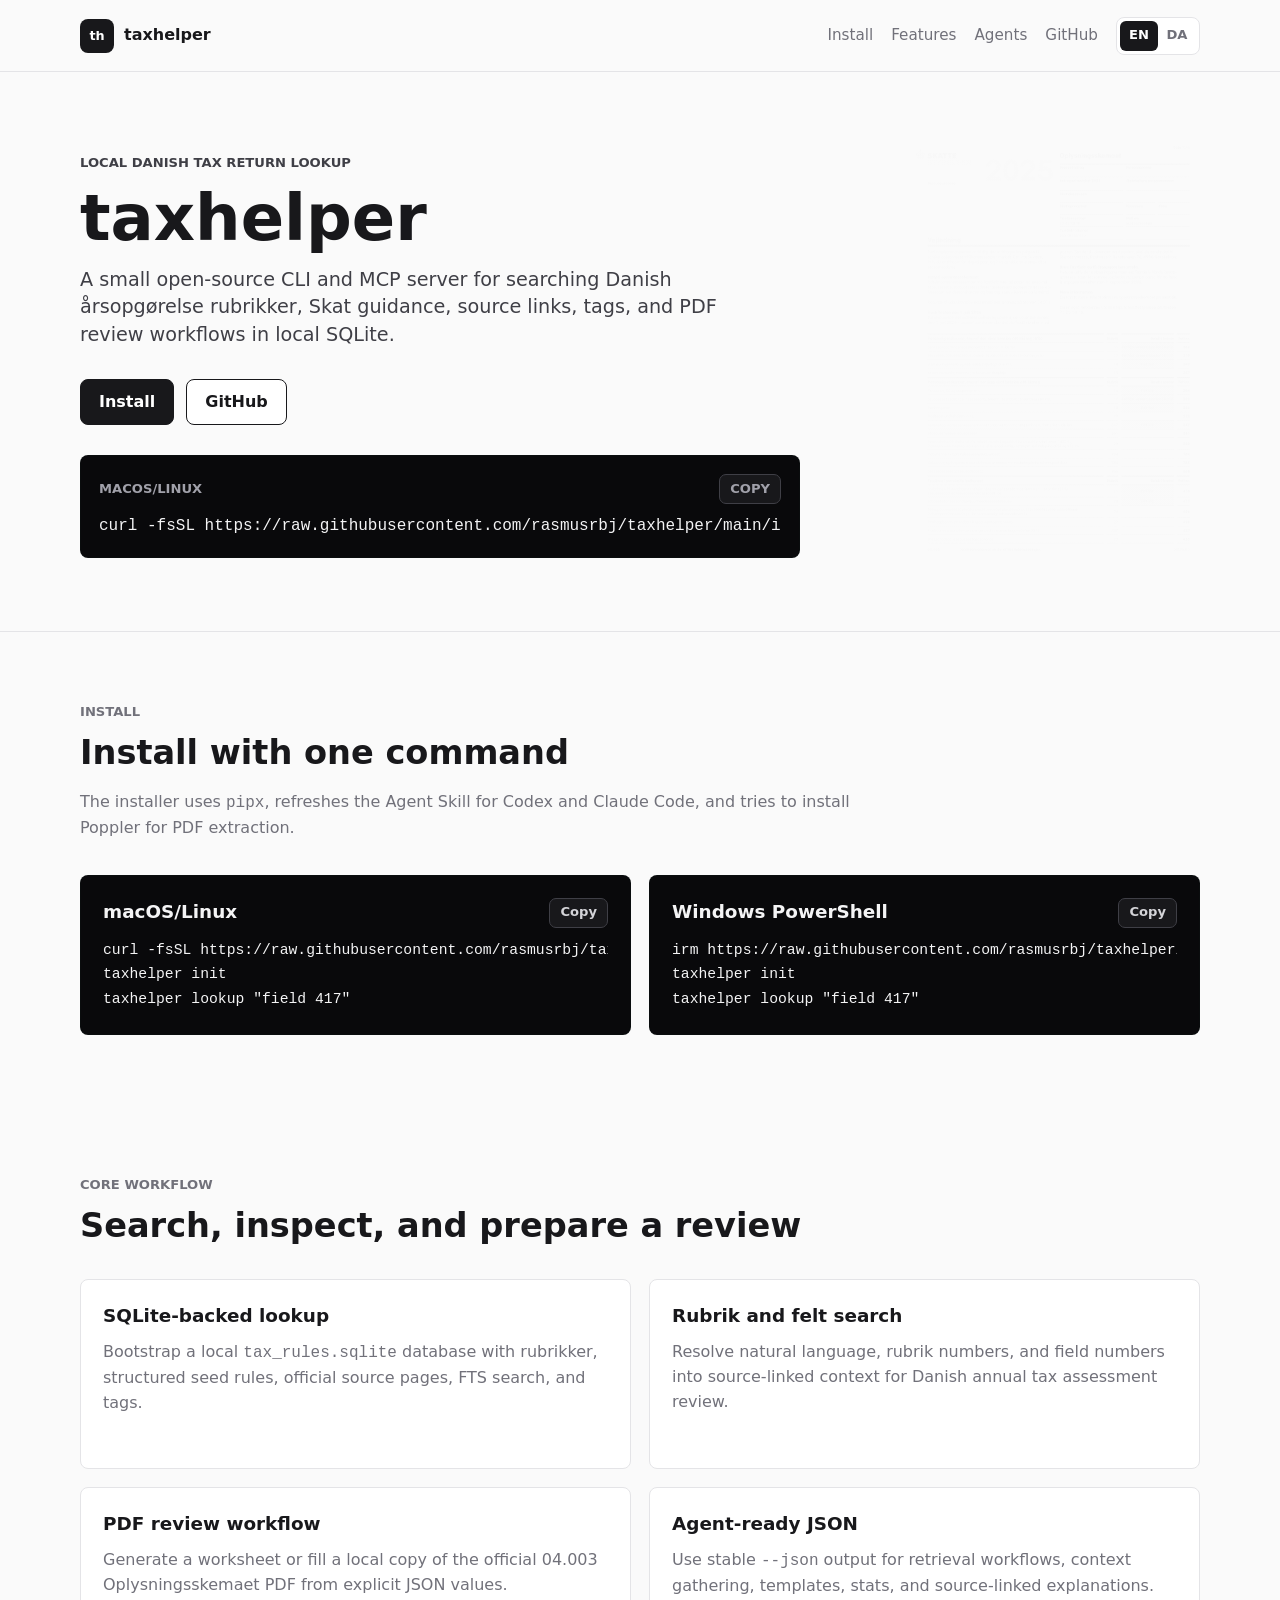
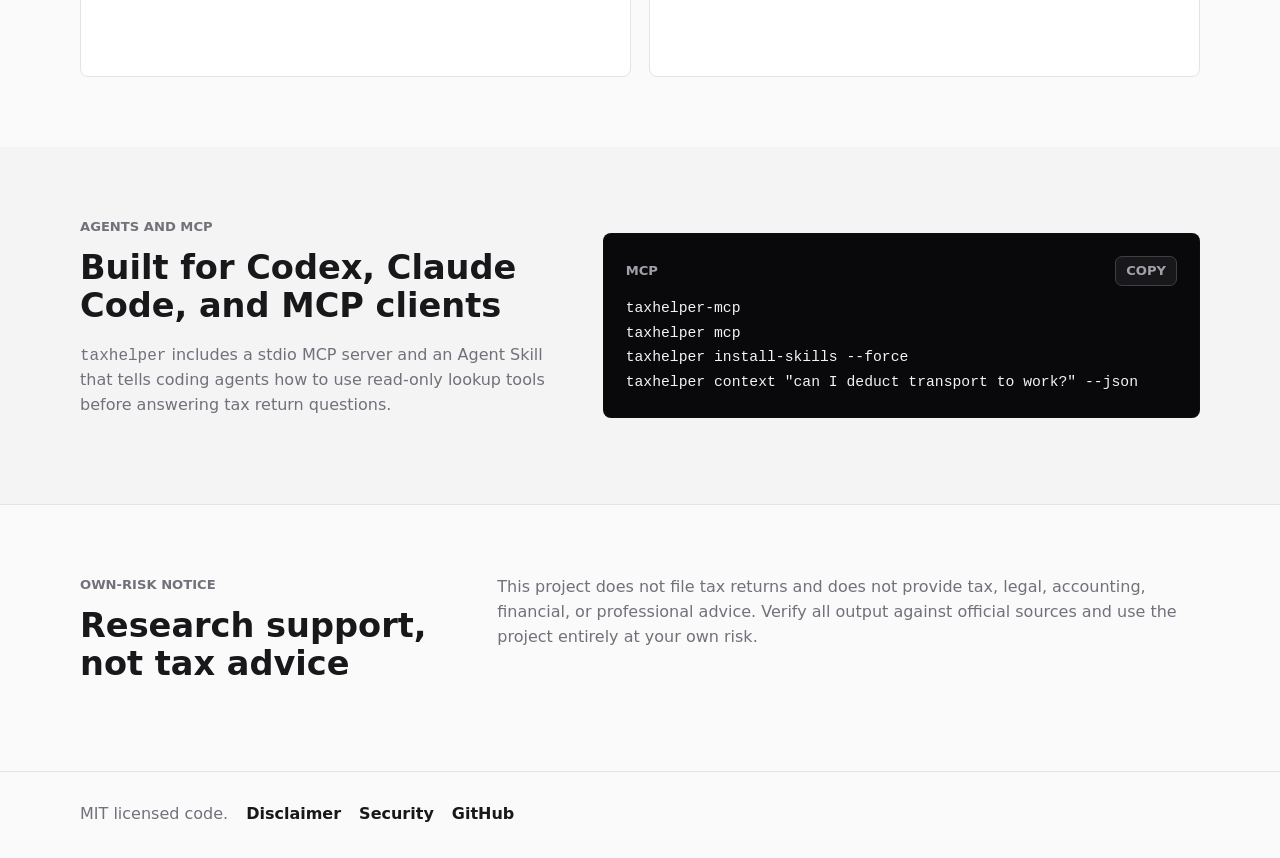
<file: docs/index.html>
<!doctype html>
<html lang="en">
  <head>
    <meta charset="utf-8" />
    <meta name="viewport" content="width=device-width, initial-scale=1" />
    <title>taxhelper | Danish årsopgørelse CLI and MCP server</title>
    <meta
      name="description"
      content="A local SQLite CLI and MCP server for understanding Danish årsopgørelse rubrikker, official Skat guidance, and PDF review workflows."
    />
    <meta property="og:title" content="taxhelper" />
    <meta
      property="og:description"
      content="Local SQLite CLI and MCP server for Danish årsopgørelse lookup, rubric search, Agent Skills, and PDF review workflows."
    />
    <meta property="og:type" content="website" />
    <meta property="og:url" content="https://rasmusrbj.github.io/taxhelper/" />
    <meta property="og:image" content="https://rasmusrbj.github.io/taxhelper/assets/form-preview.png" />
    <meta name="theme-color" content="#18181b" />
    <link rel="stylesheet" href="styles.css" />
    <script src="app.js" defer></script>
  </head>
  <body data-lang="en">
    <header class="site-header">
      <a class="brand" href="#top" aria-label="taxhelper home">
        <span class="brand-mark">th</span>
        <span>taxhelper</span>
      </a>
      <div class="header-actions">
        <nav aria-label="Main navigation">
          <a href="#install">Install</a>
          <a href="#features">Features</a>
          <a href="#agents">Agents</a>
          <a href="https://github.com/rasmusrbj/taxhelper">GitHub</a>
        </nav>
        <div class="language-switch" aria-label="Language">
          <button type="button" data-set-lang="en" aria-pressed="true">EN</button>
          <button type="button" data-set-lang="da" aria-pressed="false">DA</button>
        </div>
      </div>
    </header>

    <main id="top">
      <section class="hero">
        <div class="hero-media" aria-hidden="true"></div>
        <div class="hero-content">
          <p class="eyebrow">
            <span class="lang-en">Local Danish tax return lookup</span>
            <span class="lang-da">Lokalt opslag i dansk årsopgørelse</span>
          </p>
          <h1>taxhelper</h1>
          <p class="lede">
            <span class="lang-en">
              A small open-source CLI and MCP server for searching Danish
              <span lang="da">årsopgørelse</span> rubrikker, Skat guidance, source
              links, tags, and PDF review workflows in local SQLite.
            </span>
            <span class="lang-da" lang="da">
              Et lille open-source CLI og MCP server til opslag i rubrikker,
              Skat-vejledning, kildehenvisninger, tags og PDF-review i lokal SQLite.
            </span>
          </p>
          <div class="hero-actions">
            <a class="button primary" href="#install">
              <span class="lang-en">Install</span>
              <span class="lang-da">Installer</span>
            </a>
            <a class="button secondary" href="https://github.com/rasmusrbj/taxhelper">GitHub</a>
          </div>
          <div class="quick-command" aria-label="Install command for macOS and Linux">
            <div class="command-head">
              <span>macOS/Linux</span>
              <button class="copy-button" type="button" data-copy-target="hero-install">
                <span class="lang-en">Copy</span>
                <span class="lang-da">Kopiér</span>
              </button>
            </div>
            <code id="hero-install">curl -fsSL https://raw.githubusercontent.com/rasmusrbj/taxhelper/main/install.sh | sh</code>
          </div>
        </div>
      </section>

      <section id="install" class="section install-section">
        <div class="section-heading">
          <p class="eyebrow">
            <span class="lang-en">Install</span>
            <span class="lang-da">Installation</span>
          </p>
          <h2>
            <span class="lang-en">Install with one command</span>
            <span class="lang-da">Installer med én kommando</span>
          </h2>
          <p>
            <span class="lang-en">
              The installer uses <code>pipx</code>, refreshes the Agent Skill for
              Codex and Claude Code, and tries to install Poppler for PDF extraction.
            </span>
            <span class="lang-da" lang="da">
              Installeren bruger <code>pipx</code>, opdaterer Agent Skill til
              Codex og Claude Code og forsøger at installere Poppler til PDF-udtræk.
            </span>
          </p>
        </div>
        <div class="install-grid">
          <article class="command-panel">
            <div class="command-head">
              <h3>macOS/Linux</h3>
              <button class="copy-button" type="button" data-copy-target="unix-install">
                <span class="lang-en">Copy</span>
                <span class="lang-da">Kopiér</span>
              </button>
            </div>
            <pre><code id="unix-install">curl -fsSL https://raw.githubusercontent.com/rasmusrbj/taxhelper/main/install.sh | sh
taxhelper init
taxhelper lookup "field 417"</code></pre>
          </article>
          <article class="command-panel">
            <div class="command-head">
              <h3>Windows PowerShell</h3>
              <button class="copy-button" type="button" data-copy-target="windows-install">
                <span class="lang-en">Copy</span>
                <span class="lang-da">Kopiér</span>
              </button>
            </div>
            <pre><code id="windows-install">irm https://raw.githubusercontent.com/rasmusrbj/taxhelper/main/install.ps1 | iex
taxhelper init
taxhelper lookup "field 417"</code></pre>
          </article>
        </div>
      </section>

      <section id="features" class="section feature-section">
        <div class="section-heading compact">
          <p class="eyebrow">
            <span class="lang-en">Core workflow</span>
            <span class="lang-da">Workflow</span>
          </p>
          <h2>
            <span class="lang-en">Search, inspect, and prepare a review</span>
            <span class="lang-da">Søg, gennemgå og forbered review</span>
          </h2>
        </div>
        <div class="feature-grid">
          <article>
            <h3>
              <span class="lang-en">SQLite-backed lookup</span>
              <span class="lang-da">SQLite-baseret opslag</span>
            </h3>
            <p>
              <span class="lang-en">
                Bootstrap a local <code>tax_rules.sqlite</code> database with rubrikker,
                structured seed rules, official source pages, FTS search, and tags.
              </span>
              <span class="lang-da" lang="da">
                Opret en lokal <code>tax_rules.sqlite</code> database med rubrikker,
                seed-regler, officielle kilder, FTS-søgning og tags.
              </span>
            </p>
          </article>
          <article>
            <h3>
              <span class="lang-en">Rubrik and felt search</span>
              <span class="lang-da">Søg i rubrik og felt</span>
            </h3>
            <p>
              <span class="lang-en">
                Resolve natural language, rubrik numbers, and field numbers into
                source-linked context for Danish annual tax assessment review.
              </span>
              <span class="lang-da" lang="da">
                Slå naturligt sprog, rubriknumre og feltnumre op med kildehenvisninger.
              </span>
            </p>
          </article>
          <article>
            <h3>
              <span class="lang-en">PDF review workflow</span>
              <span class="lang-da">PDF-review</span>
            </h3>
            <p>
              <span class="lang-en">
                Generate a worksheet or fill a local copy of the official 04.003
                <span lang="da">Oplysningsskemaet</span> PDF from explicit JSON values.
              </span>
              <span class="lang-da" lang="da">
                Generér en tjekliste eller udfyld en lokal kopi af 04.003 PDF'en
                fra eksplicitte JSON-værdier.
              </span>
            </p>
          </article>
          <article>
            <h3>
              <span class="lang-en">Agent-ready JSON</span>
              <span class="lang-da">JSON til agenter</span>
            </h3>
            <p>
              <span class="lang-en">
                Use stable <code>--json</code> output for retrieval workflows,
                context gathering, templates, stats, and source-linked explanations.
              </span>
              <span class="lang-da" lang="da">
                Brug stabilt <code>--json</code> output til context, templates,
                statistik og kildebaserede forklaringer.
              </span>
            </p>
          </article>
        </div>
      </section>

      <section id="agents" class="section agents-section">
        <div class="agent-copy">
          <p class="eyebrow">
            <span class="lang-en">Agents and MCP</span>
            <span class="lang-da">Agenter og MCP</span>
          </p>
          <h2>
            <span class="lang-en">Built for Codex, Claude Code, and MCP clients</span>
            <span class="lang-da">Bygget til Codex, Claude Code og MCP-klienter</span>
          </h2>
          <p>
            <span class="lang-en">
              <code>taxhelper</code> includes a stdio MCP server and an Agent Skill
              that tells coding agents how to use read-only lookup tools before
              answering tax return questions.
            </span>
            <span class="lang-da" lang="da">
              <code>taxhelper</code> har en stdio MCP server og en Agent Skill,
              så agenter kan bruge read-only opslag før de svarer.
            </span>
          </p>
        </div>
        <div class="terminal-panel">
          <div class="command-head">
            <span>MCP</span>
            <button class="copy-button" type="button" data-copy-target="mcp-command">
              <span class="lang-en">Copy</span>
              <span class="lang-da">Kopiér</span>
            </button>
          </div>
          <pre><code id="mcp-command">taxhelper-mcp
taxhelper mcp
taxhelper install-skills --force
taxhelper context "can I deduct transport to work?" --json</code></pre>
        </div>
      </section>

      <section class="section disclaimer-section">
        <div>
          <p class="eyebrow">
            <span class="lang-en">Own-risk notice</span>
            <span class="lang-da">Brug på eget ansvar</span>
          </p>
          <h2>
            <span class="lang-en">Research support, not tax advice</span>
            <span class="lang-da">Researchhjælp, ikke skatterådgivning</span>
          </h2>
        </div>
        <p>
          <span class="lang-en">
            This project does not file tax returns and does not provide tax, legal,
            accounting, financial, or professional advice. Verify all output against
            official sources and use the project entirely at your own risk.
          </span>
          <span class="lang-da" lang="da">
            Projektet indsender ikke skatteoplysninger og er ikke skattemæssig,
            juridisk, økonomisk eller professionel rådgivning. Tjek altid mod
            officielle kilder og brug værktøjet på eget ansvar.
          </span>
        </p>
      </section>
    </main>

    <footer class="site-footer">
      <span>MIT licensed code.</span>
      <a href="https://github.com/rasmusrbj/taxhelper/blob/main/DISCLAIMER.md">Disclaimer</a>
      <a href="https://github.com/rasmusrbj/taxhelper/blob/main/SECURITY.md">Security</a>
      <a href="https://github.com/rasmusrbj/taxhelper">GitHub</a>
    </footer>
  </body>
</html>
</file>
<file: docs/styles.css>
:root {
  color-scheme: light;
  --ink: #18181b;
  --muted: #71717a;
  --paper: #fafafa;
  --surface: #ffffff;
  --surface-subtle: #f4f4f5;
  --line: #e4e4e7;
  --zinc-700: #3f3f46;
  --zinc-900: #18181b;
  --code: #09090b;
}

* {
  box-sizing: border-box;
}

html {
  scroll-behavior: smooth;
}

body {
  margin: 0;
  background: var(--paper);
  color: var(--ink);
  font-family:
    Inter, ui-sans-serif, system-ui, -apple-system, BlinkMacSystemFont, "Segoe UI",
    sans-serif;
  font-size: 16px;
  line-height: 1.55;
  letter-spacing: 0;
}

a {
  color: inherit;
}

code,
pre {
  font-family:
    "SFMono-Regular", Consolas, "Liberation Mono", Menlo, ui-monospace, monospace;
}

.site-header {
  position: sticky;
  top: 0;
  z-index: 5;
  display: flex;
  align-items: center;
  justify-content: space-between;
  gap: 24px;
  min-height: 72px;
  padding: 0 max(24px, calc((100vw - 1120px) / 2));
  border-bottom: 1px solid var(--line);
  background: rgba(250, 250, 250, 0.92);
  backdrop-filter: blur(10px);
}

.header-actions {
  display: flex;
  align-items: center;
  gap: 18px;
}

.brand {
  display: inline-flex;
  align-items: center;
  gap: 10px;
  font-weight: 800;
  text-decoration: none;
}

.brand-mark {
  display: inline-grid;
  place-items: center;
  width: 34px;
  height: 34px;
  border-radius: 8px;
  background: var(--zinc-900);
  color: #fff;
  font-size: 0.8rem;
}

nav {
  display: flex;
  flex-wrap: wrap;
  gap: 18px;
  color: var(--muted);
  font-size: 0.95rem;
}

nav a {
  text-decoration: none;
}

nav a:hover {
  color: var(--ink);
}

.language-switch {
  display: inline-flex;
  padding: 3px;
  border: 1px solid var(--line);
  border-radius: 8px;
  background: var(--surface);
}

.language-switch button {
  min-width: 38px;
  min-height: 30px;
  border: 0;
  border-radius: 6px;
  background: transparent;
  color: var(--muted);
  font: inherit;
  font-size: 0.82rem;
  font-weight: 800;
  cursor: pointer;
}

.language-switch button[aria-pressed="true"] {
  background: var(--zinc-900);
  color: #fff;
}

.lang-da {
  display: none;
}

body[data-lang="da"] .lang-en {
  display: none;
}

body[data-lang="da"] .lang-da {
  display: contents;
}

.hero {
  position: relative;
  min-height: 560px;
  display: grid;
  align-items: center;
  overflow: hidden;
  padding: 72px max(24px, calc((100vw - 1120px) / 2)) 64px;
  border-bottom: 1px solid var(--line);
  background: var(--paper);
}

.hero-media {
  position: absolute;
  inset: 0;
  background-image: url("assets/form-preview.png");
  background-repeat: no-repeat;
  background-position: right max(24px, calc((100vw - 1120px) / 2)) center;
  background-size: auto 76%;
  opacity: 0.08;
}

.hero::after {
  content: "";
  position: absolute;
  inset: 0;
  background: linear-gradient(90deg, #fafafa 0%, rgba(250, 250, 250, 0.95) 52%, rgba(250, 250, 250, 0.78) 100%);
}

.hero-content {
  position: relative;
  z-index: 1;
  max-width: 720px;
}

.eyebrow {
  margin: 0 0 12px;
  color: var(--zinc-700);
  font-size: 0.82rem;
  font-weight: 800;
  text-transform: uppercase;
}

h1,
h2,
h3,
p {
  margin-top: 0;
}

h1 {
  margin-bottom: 16px;
  font-size: 4rem;
  line-height: 1;
}

h2 {
  margin-bottom: 18px;
  font-size: 2.1rem;
  line-height: 1.12;
}

h3 {
  margin-bottom: 10px;
  font-size: 1.15rem;
}

.lede {
  max-width: 680px;
  color: #3f3f46;
  font-size: 1.2rem;
  line-height: 1.45;
}

.hero-actions {
  display: flex;
  flex-wrap: wrap;
  gap: 12px;
  margin: 30px 0;
}

.button {
  display: inline-flex;
  align-items: center;
  justify-content: center;
  min-height: 46px;
  padding: 0 18px;
  border: 1px solid var(--zinc-900);
  border-radius: 8px;
  font-weight: 750;
  text-decoration: none;
}

.button.primary {
  background: var(--zinc-900);
  color: #fff;
}

.button.secondary {
  background: var(--surface);
  color: var(--zinc-900);
}

.quick-command,
.command-panel,
.terminal-panel {
  border: 1px solid rgba(16, 35, 31, 0.16);
  border-radius: 8px;
  background: var(--code);
  color: #f4f4f5;
  box-shadow: none;
}

.quick-command {
  max-width: 780px;
  padding: 18px;
}

.command-head {
  display: flex;
  align-items: center;
  justify-content: space-between;
  gap: 14px;
  margin-bottom: 10px;
}

.quick-command .command-head span,
.terminal-panel .command-head span {
  color: #a1a1aa;
  font-size: 0.82rem;
  font-weight: 800;
  text-transform: uppercase;
}

.quick-command code {
  display: block;
  overflow-x: auto;
  white-space: nowrap;
}

.section {
  width: min(1120px, calc(100% - 48px));
  margin: 0 auto;
  padding: 70px 0;
}

.section-heading {
  max-width: 770px;
  margin-bottom: 34px;
}

.section-heading p,
.agent-copy p,
.disclaimer-section p {
  color: var(--muted);
}

.install-grid,
.feature-grid {
  display: grid;
  grid-template-columns: repeat(2, minmax(0, 1fr));
  gap: 18px;
}

.command-panel,
.terminal-panel {
  padding: 22px;
}

.command-panel h3 {
  margin: 0;
  color: #f4f4f5;
}

.copy-button {
  min-height: 30px;
  padding: 0 10px;
  border: 1px solid #3f3f46;
  border-radius: 7px;
  background: #18181b;
  color: #d4d4d8;
  font: inherit;
  font-size: 0.82rem;
  font-weight: 800;
  cursor: pointer;
}

.copy-button:hover {
  border-color: #71717a;
  color: #fff;
}

pre {
  margin: 0;
  overflow-x: auto;
  white-space: pre;
}

pre code {
  color: #f4f4f5;
  font-size: 0.92rem;
}

.feature-grid article {
  min-height: 190px;
  padding: 22px;
  border: 1px solid var(--line);
  border-radius: 8px;
  background: var(--surface);
}

.feature-grid p {
  color: var(--muted);
}

.agents-section {
  display: grid;
  grid-template-columns: minmax(0, 0.9fr) minmax(0, 1.1fr);
  align-items: center;
  gap: 34px;
  width: 100%;
  max-width: none;
  padding-right: max(24px, calc((100vw - 1120px) / 2));
  padding-left: max(24px, calc((100vw - 1120px) / 2));
  background: var(--surface-subtle);
}

.disclaimer-section {
  display: grid;
  grid-template-columns: minmax(0, 0.6fr) minmax(0, 1.1fr);
  gap: 34px;
  width: 100%;
  max-width: none;
  padding-right: max(24px, calc((100vw - 1120px) / 2));
  padding-left: max(24px, calc((100vw - 1120px) / 2));
  border-top: 1px solid var(--line);
  border-bottom: 1px solid var(--line);
}

.site-footer {
  display: flex;
  flex-wrap: wrap;
  gap: 18px;
  align-items: center;
  min-height: 86px;
  padding: 0 max(24px, calc((100vw - 1120px) / 2));
  color: var(--muted);
}

.site-footer a {
  color: var(--zinc-900);
  font-weight: 700;
  text-decoration: none;
}

.not-found {
  display: grid;
  min-height: 100vh;
  place-items: center;
  padding: 24px;
}

.not-found-panel {
  max-width: 620px;
}

@media (max-width: 860px) {
  .site-header {
    align-items: flex-start;
    flex-direction: column;
    justify-content: center;
    min-height: 116px;
    padding: 20px 22px;
  }

  nav {
    gap: 14px;
  }

  .header-actions {
    align-items: flex-start;
    flex-direction: column;
    gap: 14px;
  }

  .hero {
    min-height: 560px;
    padding: 54px 22px 48px;
  }

  .hero-media {
    background-position: right -130px bottom -40px;
    background-size: auto 62%;
  }

  h1 {
    font-size: 3rem;
  }

  h2 {
    font-size: 2rem;
  }

  .lede {
    font-size: 1.12rem;
  }

  .section {
    width: min(100% - 44px, 1120px);
    padding: 54px 0;
  }

  .install-grid,
  .feature-grid,
  .agents-section,
  .disclaimer-section {
    grid-template-columns: 1fr;
  }

  .agents-section,
  .disclaimer-section {
    width: 100%;
    padding-right: 22px;
    padding-left: 22px;
  }
}
</file>
